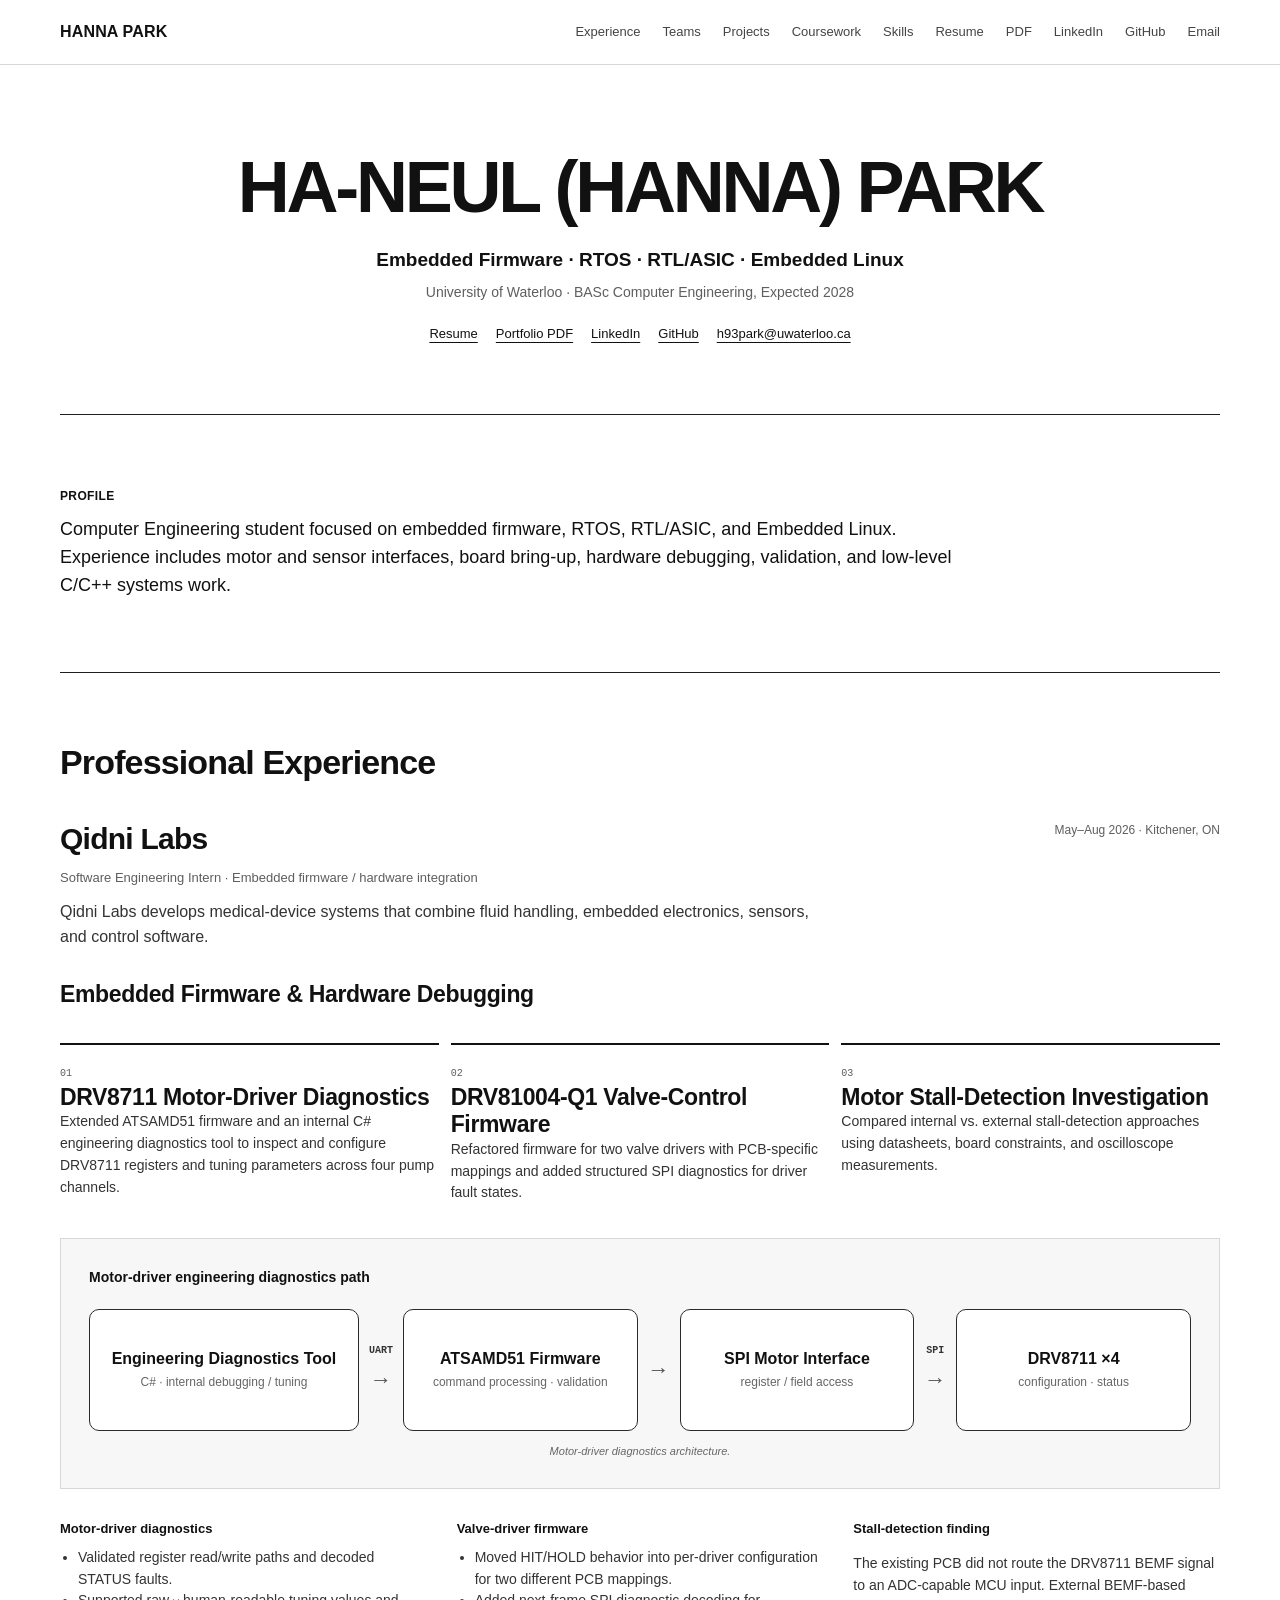
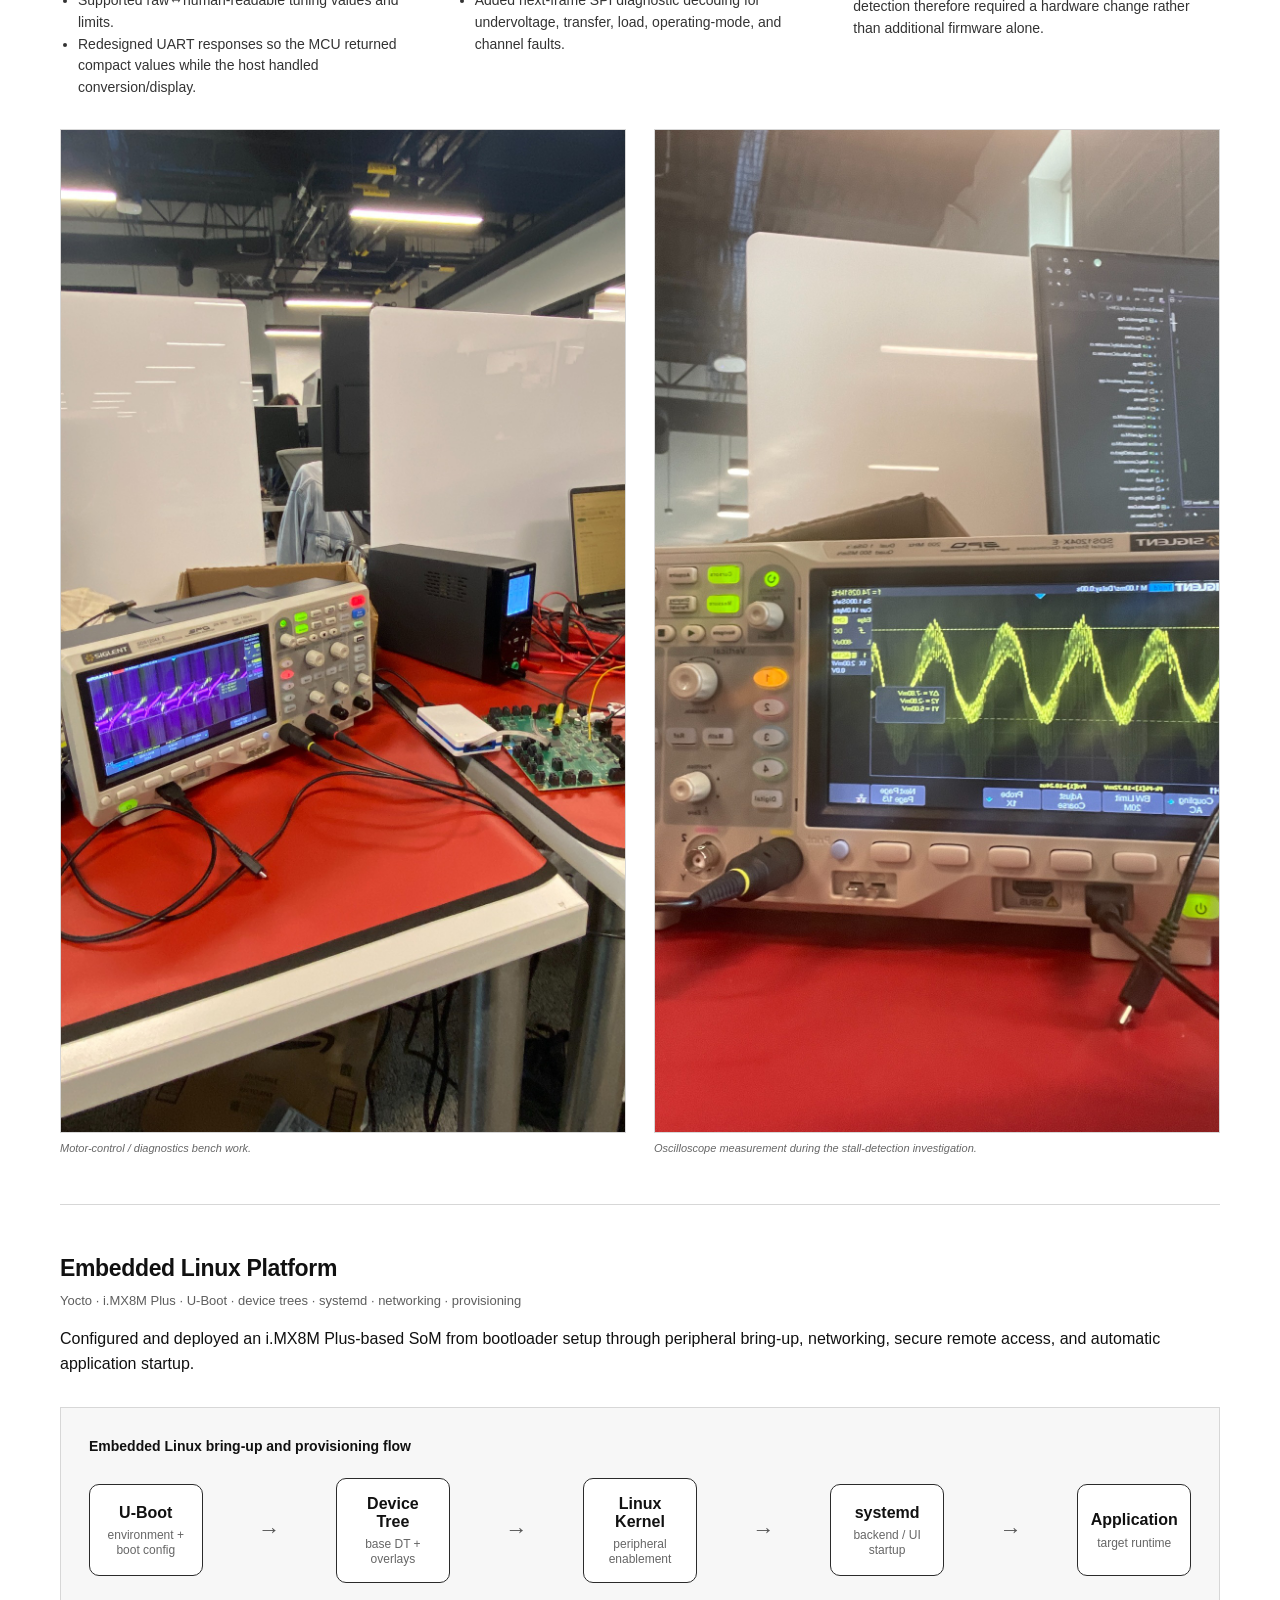
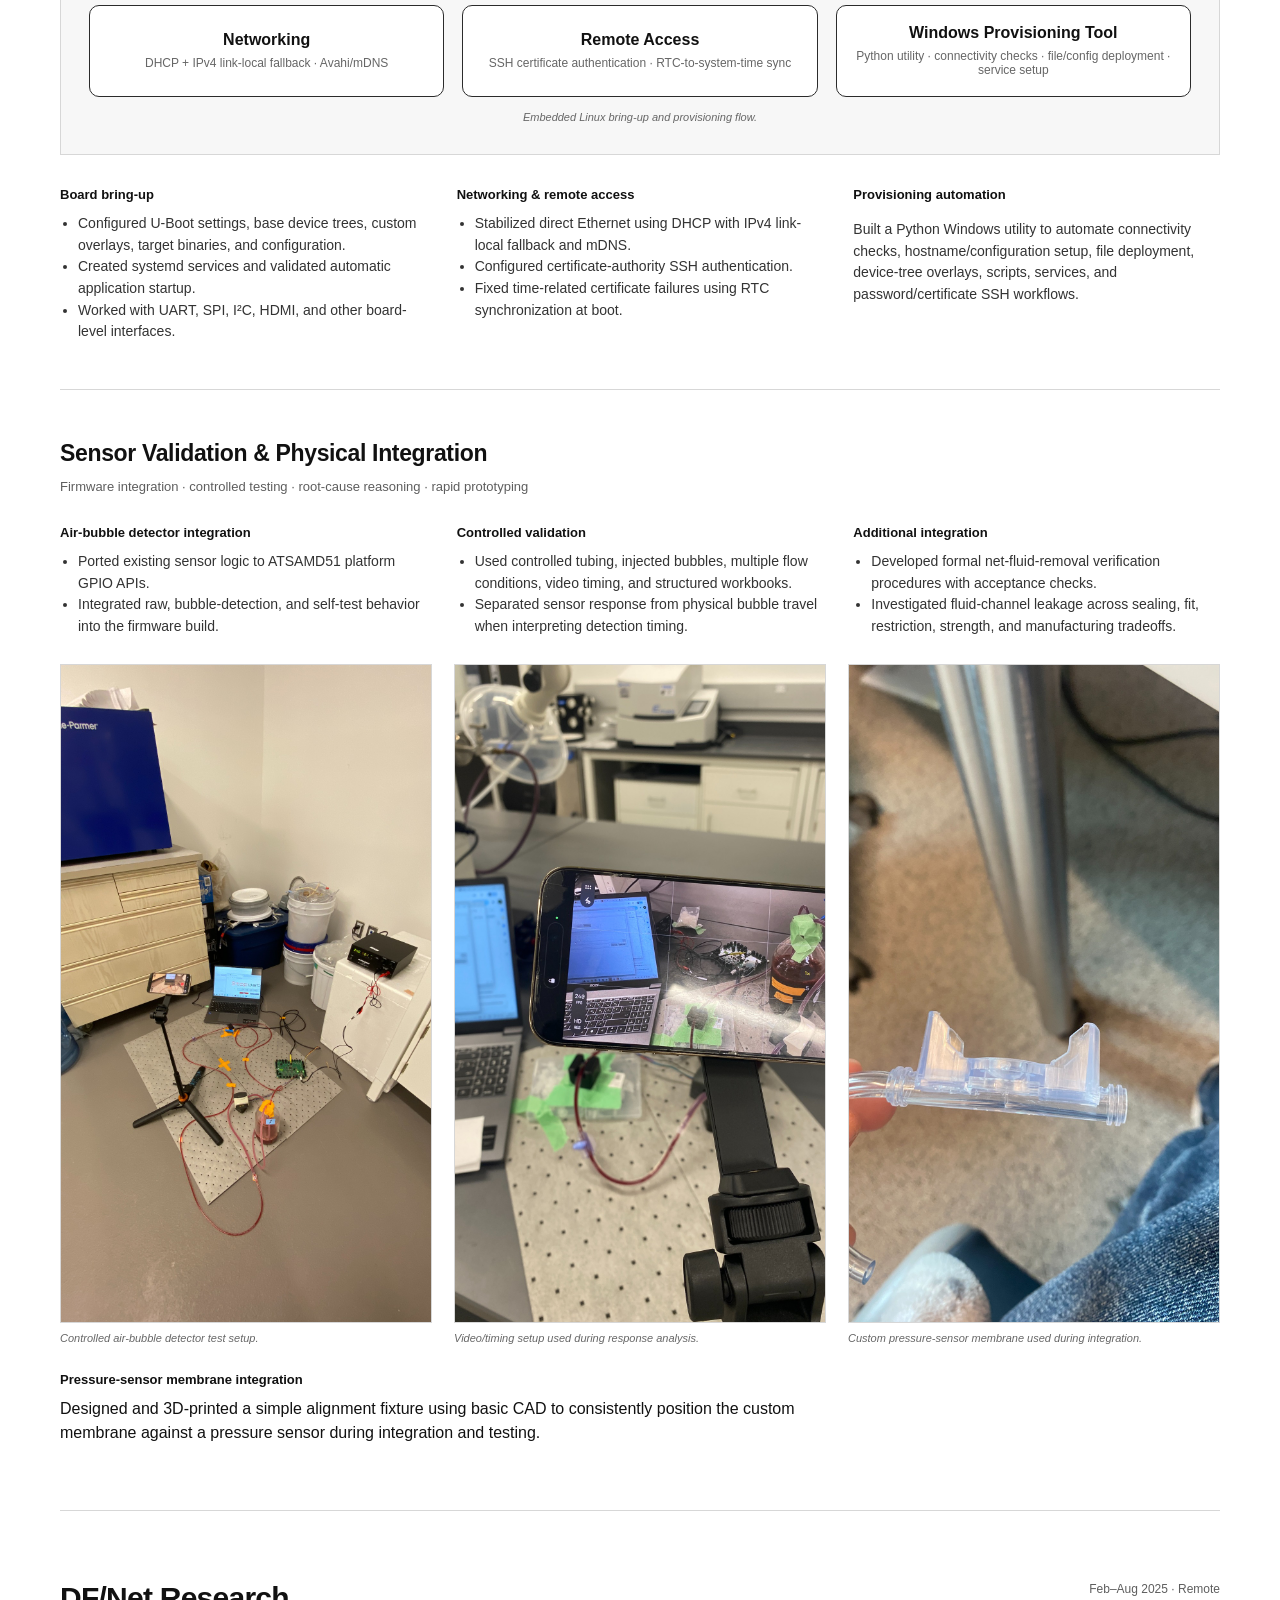
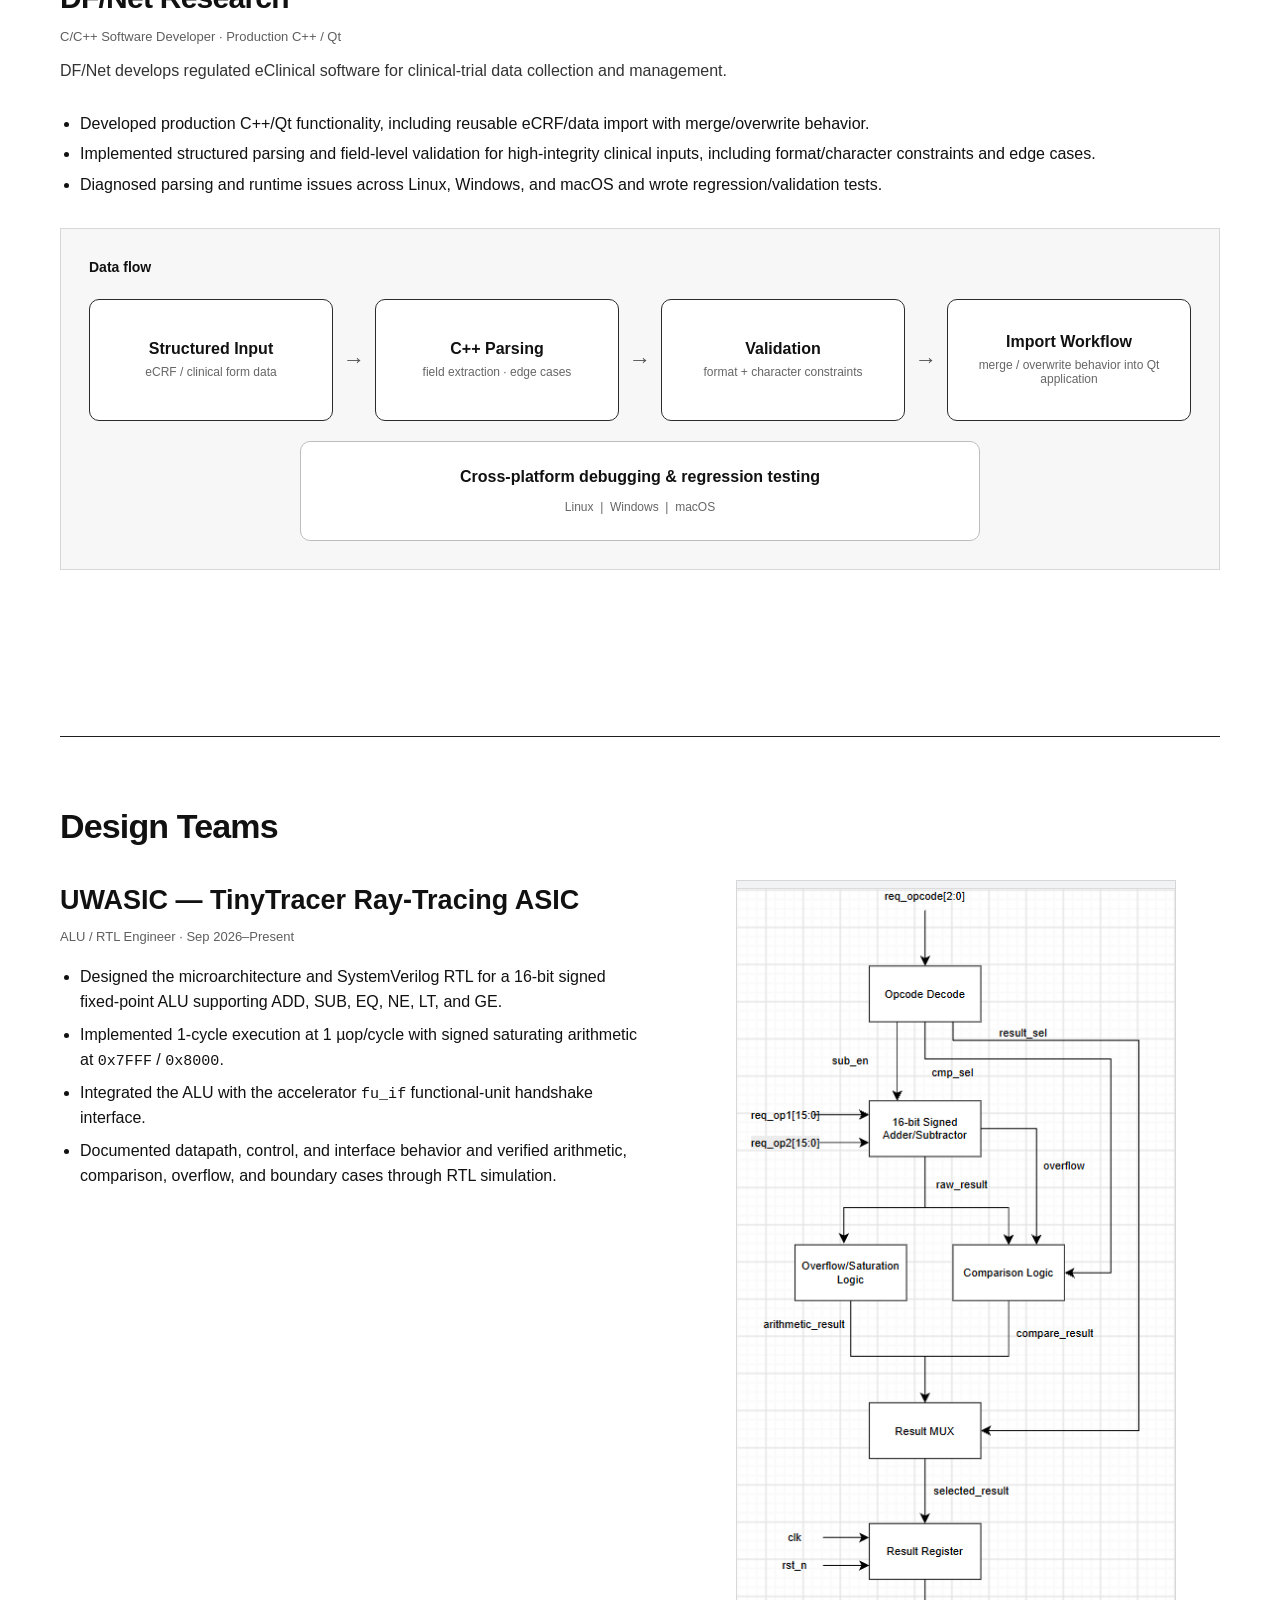
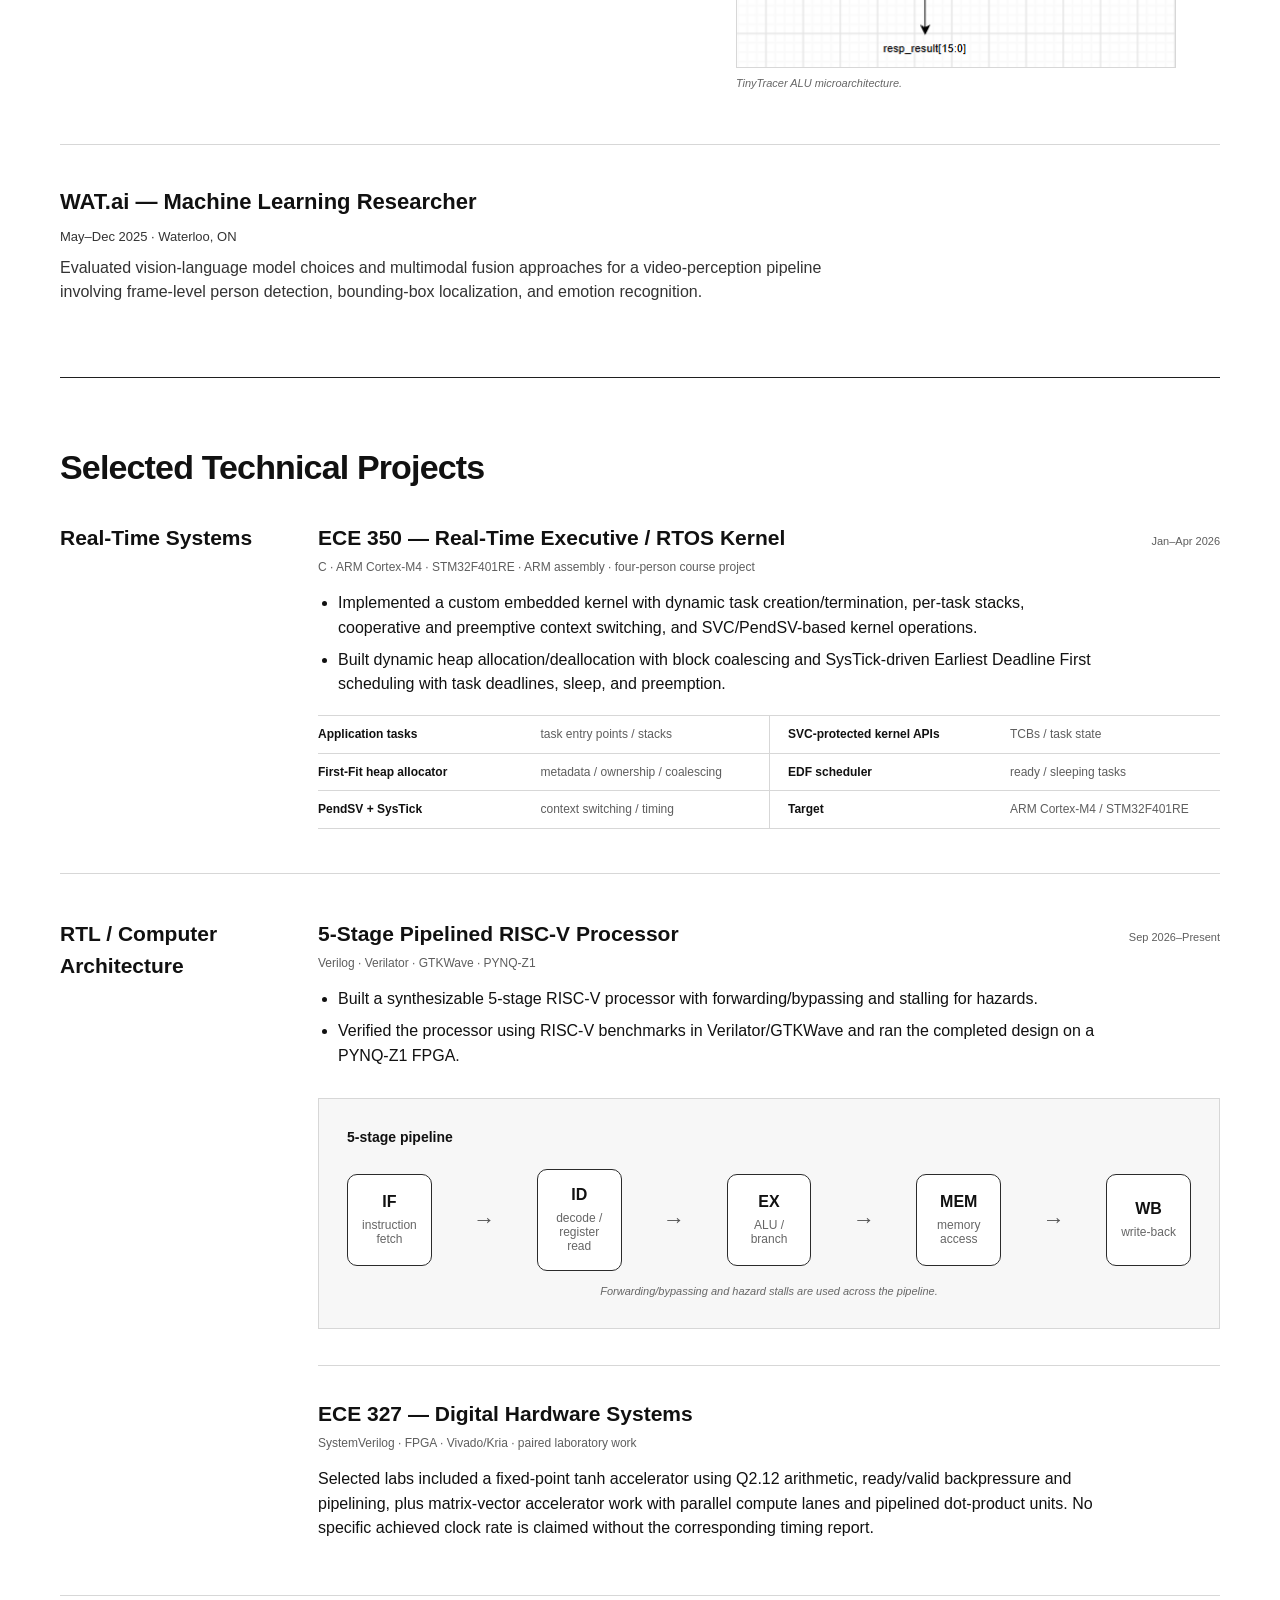
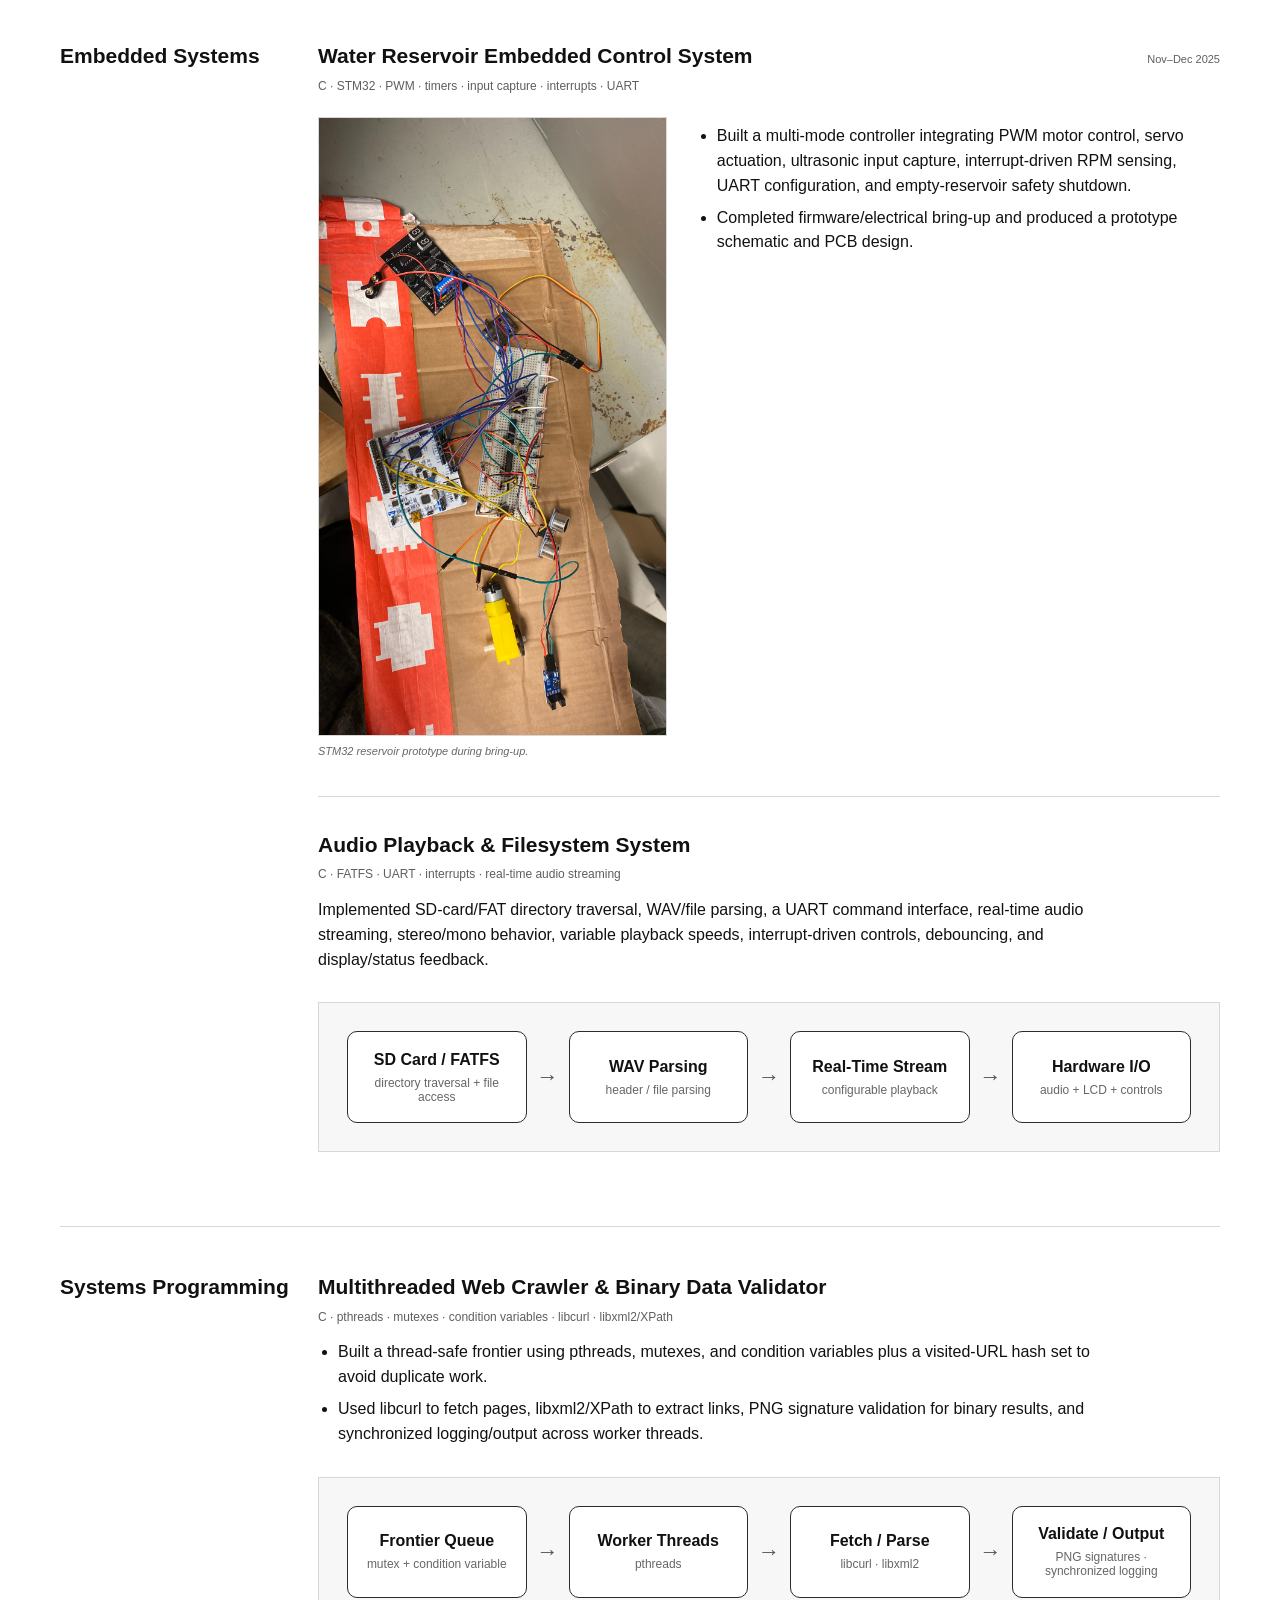
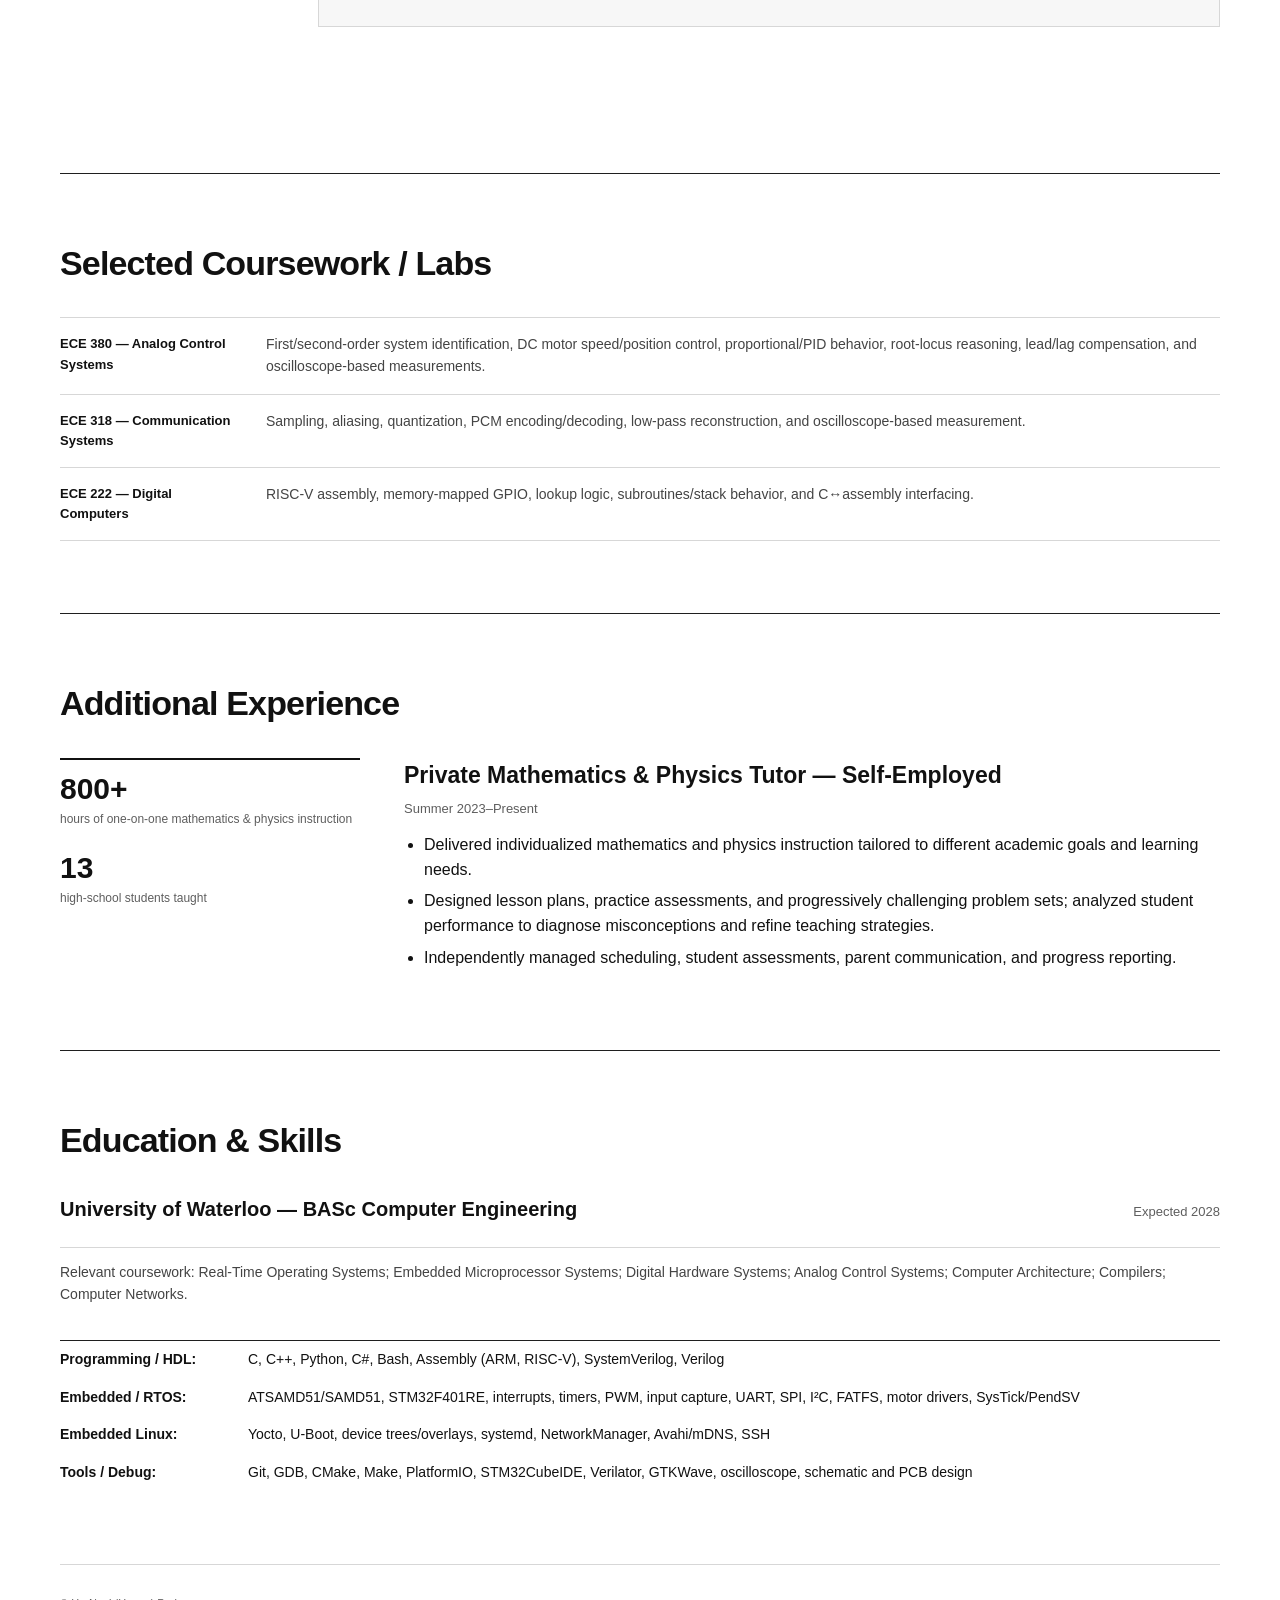
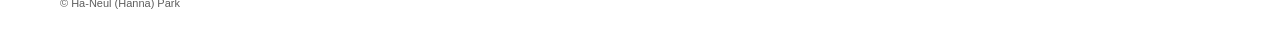
<file: index.html>
<!doctype html>
<html lang="en">
<head>
<meta charset="utf-8">
<meta name="viewport" content="width=device-width, initial-scale=1">
<meta name="description" content="Ha-Neul (Hanna) Park — Computer Engineering portfolio focused on embedded firmware, RTOS, RTL/ASIC, Embedded Linux, and low-level systems.">
<title>Ha-Neul (Hanna) Park — Engineering Portfolio</title>
<style>
:root{
  --bg:#fff;
  --text:#111;
  --muted:#5e5e5e;
  --line:#d7d7d7;
  --line-dark:#1f1f1f;
  --panel:#f7f7f7;
  --max:1160px;
  --sans:Arial,Helvetica,sans-serif;
  --mono:"SFMono-Regular",Consolas,"Liberation Mono",monospace;
}
*{box-sizing:border-box}
html{scroll-behavior:smooth}
body{
  margin:0;
  background:var(--bg);
  color:var(--text);
  font-family:var(--sans);
  line-height:1.55;
  font-size:16px;
}
a{color:inherit}
img{display:block;max-width:100%;height:auto}
code{font-family:var(--mono);font-size:.94em}
.shell{width:min(var(--max),calc(100% - 44px));margin:0 auto}

/* Header */
.site-header{
  position:sticky;top:0;z-index:20;
  background:rgba(255,255,255,.96);
  border-bottom:1px solid var(--line);
}
.header-inner{
  min-height:64px;
  display:flex;
  align-items:center;
  justify-content:space-between;
  gap:24px;
}
.brand{
  text-decoration:none;
  font-weight:800;
  letter-spacing:.01em;
  white-space:nowrap;
}
nav{display:flex;gap:22px;align-items:center;flex-wrap:wrap}
nav a{
  text-decoration:none;
  color:#444;
  font-size:13px;
}
nav a:hover{text-decoration:underline;text-underline-offset:4px}

/* Hero */
.hero{
  padding:86px 0 70px;
  text-align:center;
}
.hero h1{
  margin:0;
  font-size:clamp(44px,6vw,72px);
  line-height:1;
  letter-spacing:-.045em;
  font-weight:850;
}
.positioning{
  margin:22px 0 0;
  font-size:19px;
  font-weight:700;
}
.identity{
  margin:8px 0 0;
  color:var(--muted);
  font-size:14px;
}
.hero-links{
  margin-top:20px;
  display:flex;
  justify-content:center;
  gap:18px;
  flex-wrap:wrap;
}
.hero-links a{
  font-size:13px;
  text-underline-offset:4px;
}

/* Generic sections */
.section{
  padding:72px 0;
  border-top:1px solid var(--line-dark);
}
.section-head{
  margin-bottom:36px;
}
.section-head h2{
  margin:0;
  font-size:34px;
  line-height:1.05;
  letter-spacing:-.025em;
}
.section-intro{
  color:var(--muted);
  max-width:760px;
  margin:10px 0 0;
}

/* Profile */
.profile-single{
  max-width:900px;
}
.profile-single h2{
  font-size:12px;
  letter-spacing:.03em;
  text-transform:uppercase;
  margin:0 0 10px;
  font-weight:800;
}
.profile-single p{
  margin:0;
  font-size:18px;
  line-height:1.55;
  color:var(--text);
}

/* Experience */
.company{
  padding:0 0 64px;
}
.company + .company{
  padding-top:64px;
  border-top:1px solid var(--line);
}
.company-header{
  display:grid;
  grid-template-columns:1fr auto;
  gap:24px;
  align-items:start;
  margin-bottom:28px;
}
.company-header h3{
  margin:0;
  font-size:30px;
  letter-spacing:-.025em;
}
.company-meta{
  margin:5px 0 0;
  color:var(--muted);
  font-size:13px;
}
.company-context{
  max-width:760px;
  margin:12px 0 0;
  color:#333;
}
.company-date{
  font-size:12px;
  color:var(--muted);
  white-space:nowrap;
  margin-top:5px;
}

/* Qidni mini projects */
.mini-projects{
  display:grid;
  grid-template-columns:repeat(3,1fr);
  gap:12px;
  margin:30px 0 34px;
}
.mini-project{
  border-top:2px solid var(--text);
  padding-top:14px;
}
.mini-num{
  font-family:var(--mono);
  font-size:10px;
  color:var(--muted);
}
.mini-project h4{
  margin:7px 0 9px;
  font-size:18px;
  line-height:1.2;
}
.mini-project p{
  margin:0;
  font-size:14px;
  color:#333;
}
.bullets{
  margin:10px 0 0;
  padding-left:20px;
}
.bullets li{margin:6px 0}

/* Diagrams */
.diagram-wrap{
  margin:30px 0;
  padding:28px;
  background:var(--panel);
  border:1px solid var(--line);
}
.diagram-title{
  font-size:14px;
  font-weight:700;
  margin:0 0 20px;
}
.flow{
  display:grid;
  align-items:center;
  gap:10px;
}
.flow.motor{
  grid-template-columns:1.15fr auto 1fr auto 1fr auto 1fr;
}
.flow.linux-top{
  grid-template-columns:repeat(9,minmax(0,1fr));
}
.flow.linux-bottom{
  grid-template-columns:repeat(3,minmax(0,1fr));
  gap:18px;
  margin-top:22px;
}
.flow.dfnet{
  grid-template-columns:1fr auto 1fr auto 1fr auto 1fr;
}
.flow.audio{
  grid-template-columns:1fr auto 1fr auto 1fr auto 1fr;
}
.flow.pipeline{
  grid-template-columns:repeat(9,minmax(0,1fr));
}
.box{
  border:1px solid #2b2b2b;
  border-radius:10px;
  background:#fff;
  min-height:122px;
  padding:16px 12px;
  display:flex;
  flex-direction:column;
  align-items:center;
  justify-content:center;
  text-align:center;
}
.box.compact{min-height:92px}
.box strong{
  font-size:16px;
  line-height:1.12;
}
.box span{
  color:#666;
  font-size:12px;
  line-height:1.18;
  margin-top:7px;
}
.arrow{
  text-align:center;
  color:#555;
  font-size:22px;
  font-weight:700;
}
.protocol{
  display:block;
  font-family:var(--mono);
  font-size:10px;
  color:#333;
  margin-bottom:4px;
}
.linux-top .arrow{grid-column:span 1}
.linux-top .box{grid-column:span 1}
.dfnet-testing{
  margin:20px auto 0;
  width:min(680px,100%);
  min-height:100px;
  border:1px solid #bdbdbd;
  border-radius:10px;
  background:#fff;
  padding:20px 28px;
  display:flex;
  flex-direction:column;
  justify-content:center;
  align-items:center;
  text-align:center;
}
.dfnet-testing strong{font-size:16px}
.dfnet-testing span{
  margin-top:8px;
  color:#666;
  font-size:12px;
}
.caption{
  margin:12px 0 0;
  color:#666;
  font-style:italic;
  font-size:11px;
  text-align:center;
}

/* Image evidence */
.evidence-two{
  display:grid;
  grid-template-columns:1fr 1fr;
  gap:28px;
  margin-top:30px;
}
.evidence-three{
  display:grid;
  grid-template-columns:1fr 1fr 1fr;
  gap:22px;
  margin-top:26px;
}
figure{margin:0}
figure img{
  width:100%;
  height:auto;
  border:1px solid var(--line);
}
figcaption{
  color:#666;
  font-size:11px;
  font-style:italic;
  margin-top:7px;
}

/* Qidni subsections */
.subsection{
  padding-top:46px;
  margin-top:46px;
  border-top:1px solid var(--line);
}
.subsection h4{
  margin:0;
  font-size:23px;
  letter-spacing:-.015em;
}
.subsection-meta{
  margin:5px 0 0;
  color:var(--muted);
  font-size:13px;
}
.three-col-copy{
  display:grid;
  grid-template-columns:repeat(3,1fr);
  gap:30px;
  margin-top:26px;
}
.three-col-copy h5{
  margin:0 0 8px;
  font-size:13px;
}
.three-col-copy p,.three-col-copy li{
  font-size:14px;
  color:#333;
}
.three-col-copy ul{margin:0;padding-left:18px}

/* Technical teams */
.team-grid{
  display:grid;
  grid-template-columns:1.05fr .95fr;
  gap:48px;
  align-items:start;
}
.team-copy h3{
  margin:0;
  font-size:27px;
}
.team-copy .role{
  margin:5px 0 18px;
  color:var(--muted);
  font-size:13px;
}
.team-copy ul{
  margin:0;
  padding-left:20px;
}
.team-copy li{margin:8px 0}
.microarch{
  width:min(440px,100%);
  margin:0 auto;
}
.microarch img{
  border:1px solid var(--line);
  background:#fff;
}
.watai{
  margin-top:52px;
  padding-top:40px;
  border-top:1px solid var(--line);
}
.watai h3{
  margin:0 0 4px;
  font-size:22px;
}
.watai p{
  margin:8px 0 0;
  max-width:820px;
  color:#333;
}

/* Projects grouped by domain */
.domain{
  padding:44px 0;
  border-top:1px solid var(--line);
}
.domain:first-of-type{
  border-top:0;
  padding-top:0;
}
.domain-title{
  display:grid;
  grid-template-columns:230px 1fr;
  gap:28px;
  align-items:start;
}
.domain-title h3{
  margin:0;
  font-size:21px;
}
.domain-content{min-width:0}
.project-block + .project-block{
  margin-top:36px;
  padding-top:32px;
  border-top:1px solid var(--line);
}
.project-head{
  display:flex;
  justify-content:space-between;
  gap:20px;
  align-items:baseline;
}
.project-head h4{
  margin:0;
  font-size:21px;
}
.project-date{
  font-size:11px;
  color:var(--muted);
  white-space:nowrap;
}
.project-tech{
  color:var(--muted);
  font-size:12px;
  margin:4px 0 14px;
}
.project-copy{
  max-width:780px;
}
.project-copy p{
  margin:0 0 10px;
}
.project-copy ul{
  margin:0;
  padding-left:20px;
}
.project-copy li{margin:7px 0}
.kernel-grid{
  display:grid;
  grid-template-columns:1fr 1fr;
  border-top:1px solid var(--line);
  margin-top:18px;
}
.kernel-grid div{
  display:grid;
  grid-template-columns:1fr 1fr;
  gap:12px;
  padding:9px 0;
  border-bottom:1px solid var(--line);
}
.kernel-grid div:nth-child(odd){padding-right:18px}
.kernel-grid div:nth-child(even){padding-left:18px;border-left:1px solid var(--line)}
.kernel-grid strong{font-size:12px}
.kernel-grid span{font-size:12px;color:var(--muted)}
.project-image-row{
  display:grid;
  grid-template-columns:.8fr 1.2fr;
  gap:30px;
  align-items:start;
  margin-top:22px;
}
.project-image-row img{width:100%;height:auto;border:1px solid var(--line)}

/* Coursework */
.course-list{border-top:1px solid var(--line)}
.course-row{
  display:grid;
  grid-template-columns:180px 1fr;
  gap:26px;
  padding:16px 0;
  border-bottom:1px solid var(--line);
}
.course-row strong{font-size:13px}
.course-row span{color:#444;font-size:14px}

/* Tutoring */
.tutor-grid{
  display:grid;
  grid-template-columns:300px 1fr;
  gap:44px;
}
.tutor-stat{
  border-top:2px solid var(--text);
  padding-top:14px;
}
.tutor-stat strong{
  display:block;
  font-size:30px;
  line-height:1;
}
.tutor-stat span{
  display:block;
  color:var(--muted);
  font-size:12px;
  margin-top:6px;
}
.tutor-copy h3{margin:0;font-size:23px}
.tutor-copy .role{color:var(--muted);font-size:13px;margin:5px 0 14px}
.tutor-copy ul{margin:0;padding-left:20px}
.tutor-copy li{margin:7px 0}

/* Education + skills */
.education-line{
  display:grid;
  grid-template-columns:1fr auto;
  gap:20px;
  align-items:baseline;
  padding-bottom:22px;
  border-bottom:1px solid var(--line);
}
.education-line strong{font-size:20px}
.education-line span{color:var(--muted);font-size:13px}
.coursework{
  margin:14px 0 34px;
  color:#444;
  font-size:14px;
}
.skills{
  border-top:1px solid var(--line-dark);
}
.skill-row{
  display:grid;
  grid-template-columns:170px 1fr;
  gap:18px;
  padding:8px 0;
}
.skill-row strong{font-size:14px}
.skill-row span{font-size:14px}

/* Footer */
footer{
  padding:30px 0 44px;
  border-top:1px solid var(--line);
  color:var(--muted);
  font-size:11px;
  display:flex;
  justify-content:space-between;
  gap:20px;
}
.confidential{
  max-width:700px;
}

/* Responsive */
@media(max-width:900px){
  nav{display:none}
  .team-grid{grid-template-columns:1fr;gap:30px}
  .company-header{grid-template-columns:1fr}
  .company-date{white-space:normal}
  .mini-projects{grid-template-columns:1fr}
  .three-col-copy{grid-template-columns:1fr}
  .domain-title{grid-template-columns:1fr;gap:16px}
  .tutor-grid{grid-template-columns:1fr}
  .flow.motor,.flow.dfnet,.flow.audio{
    grid-template-columns:1fr;
  }
  .flow.motor .arrow,.flow.dfnet .arrow,.flow.audio .arrow{
    transform:rotate(90deg);
  }
  .flow.linux-top{grid-template-columns:1fr}
  .flow.linux-top .arrow{transform:rotate(90deg)}
  .flow.linux-bottom{grid-template-columns:1fr}
  .flow.pipeline{grid-template-columns:1fr}
  .flow.pipeline .arrow{transform:rotate(90deg)}
  .evidence-two,.evidence-three{grid-template-columns:1fr}
  .project-image-row{grid-template-columns:1fr}
}
@media(max-width:620px){
  .shell{width:min(var(--max),calc(100% - 24px))}
  .header-inner{min-height:56px}
  .hero{padding:58px 0 48px}
  .hero h1{font-size:43px}
  .positioning{font-size:16px}
  .profile-copy p{font-size:17px}
  .section{padding:56px 0}
  .section-head h2{font-size:29px}
  .company-header h3{font-size:26px}
  .kernel-grid{grid-template-columns:1fr}
  .kernel-grid div:nth-child(odd),
  .kernel-grid div:nth-child(even){
    padding:9px 0;border-left:0
  }
  .course-row,.skill-row,.education-line{
    grid-template-columns:1fr;
    gap:4px;
  }
  footer{flex-direction:column}
}
</style>
</head>

<body>
<header class="site-header">
  <div class="shell header-inner">
    <a class="brand" href="#top">HANNA PARK</a>
    <nav aria-label="Primary">
      <a href="#experience">Experience</a>
      <a href="#teams">Teams</a>
      <a href="#projects">Projects</a>
      <a href="#coursework">Coursework</a>
      <a href="#skills">Skills</a>
      <a href="Ha-Neul_Park_Resume.pdf">Resume</a>
      <a href="Ha-Neul_Park_Engineering_Portfolio.pdf">PDF</a>
      <a href="https://www.linkedin.com/in/haneulhanna-park">LinkedIn</a>
      <a href="https://github.com/haneulhanna">GitHub</a>
      <a href="mailto:h93park@uwaterloo.ca">Email</a>
    </nav>
  </div>
</header>

<main id="top">
  <section class="hero shell">
    <h1>HA-NEUL (HANNA) PARK</h1>
    <p class="positioning">Embedded Firmware · RTOS · RTL/ASIC · Embedded Linux</p>
    <p class="identity">University of Waterloo · BASc Computer Engineering, Expected 2028</p>
    <div class="hero-links">
      <a href="Ha-Neul_Park_Resume.pdf">Resume</a>
      <a href="Ha-Neul_Park_Engineering_Portfolio.pdf">Portfolio PDF</a>
      <a href="https://www.linkedin.com/in/haneulhanna-park">LinkedIn</a>
      <a href="https://github.com/haneulhanna">GitHub</a>
      <a href="mailto:h93park@uwaterloo.ca">h93park@uwaterloo.ca</a>
    </div>
  </section>

  <section class="section shell">
    <div class="profile-single">
      <h2>Profile</h2>
      <p>
        Computer Engineering student focused on embedded firmware, RTOS, RTL/ASIC, and Embedded Linux.
        Experience includes motor and sensor interfaces, board bring-up, hardware debugging, validation,
        and low-level C/C++ systems work.
      </p>
    </div>
  </section>

  <section class="section shell" id="experience">
    <div class="section-head">
      <h2>Professional Experience</h2>
    </div>

    <article class="company">
      <div class="company-header">
        <div>
          <h3>Qidni Labs</h3>
          <p class="company-meta">Software Engineering Intern · Embedded firmware / hardware integration</p>
          <p class="company-context">
            Qidni Labs develops medical-device systems that combine fluid handling, embedded electronics,
            sensors, and control software.
          </p>
        </div>
        <div class="company-date">May–Aug 2026 · Kitchener, ON</div>
      </div>

      <div class="subsection" style="margin-top:0;padding-top:0;border-top:0">
        <h4>Embedded Firmware & Hardware Debugging</h4>

        <div class="mini-projects">
          <div class="mini-project">
            <span class="mini-num">01</span>
            <h4>DRV8711 Motor-Driver Diagnostics</h4>
            <p>
              Extended ATSAMD51 firmware and an internal C# engineering diagnostics tool to inspect and
              configure DRV8711 registers and tuning parameters across four pump channels.
            </p>
          </div>
          <div class="mini-project">
            <span class="mini-num">02</span>
            <h4>DRV81004-Q1 Valve-Control Firmware</h4>
            <p>
              Refactored firmware for two valve drivers with PCB-specific mappings and added structured
              SPI diagnostics for driver fault states.
            </p>
          </div>
          <div class="mini-project">
            <span class="mini-num">03</span>
            <h4>Motor Stall-Detection Investigation</h4>
            <p>
              Compared internal vs. external stall-detection approaches using datasheets, board constraints,
              and oscilloscope measurements.
            </p>
          </div>
        </div>

        <div class="diagram-wrap">
          <p class="diagram-title">Motor-driver engineering diagnostics path</p>
          <div class="flow motor">
            <div class="box">
              <strong>Engineering Diagnostics Tool</strong>
              <span>C# · internal debugging / tuning</span>
            </div>
            <div class="arrow"><span class="protocol">UART</span>→</div>
            <div class="box">
              <strong>ATSAMD51 Firmware</strong>
              <span>command processing · validation</span>
            </div>
            <div class="arrow">→</div>
            <div class="box">
              <strong>SPI Motor Interface</strong>
              <span>register / field access</span>
            </div>
            <div class="arrow"><span class="protocol">SPI</span>→</div>
            <div class="box">
              <strong>DRV8711 ×4</strong>
              <span>configuration · status</span>
            </div>
          </div>
          <p class="caption">Motor-driver diagnostics architecture.</p>
        </div>

        <div class="three-col-copy">
          <div>
            <h5>Motor-driver diagnostics</h5>
            <ul>
              <li>Validated register read/write paths and decoded STATUS faults.</li>
              <li>Supported raw↔human-readable tuning values and limits.</li>
              <li>Redesigned UART responses so the MCU returned compact values while the host handled conversion/display.</li>
            </ul>
          </div>
          <div>
            <h5>Valve-driver firmware</h5>
            <ul>
              <li>Moved HIT/HOLD behavior into per-driver configuration for two different PCB mappings.</li>
              <li>Added next-frame SPI diagnostic decoding for undervoltage, transfer, load, operating-mode, and channel faults.</li>
            </ul>
          </div>
          <div>
            <h5>Stall-detection finding</h5>
            <p>
              The existing PCB did not route the DRV8711 BEMF signal to an ADC-capable MCU input.
              External BEMF-based detection therefore required a hardware change rather than additional firmware alone.
            </p>
          </div>
        </div>

        <div class="evidence-two">
          <figure>
            <img src="assets/qidni_motor_bench.jpg" loading="lazy" alt="Qidni motor-control diagnostics bench with oscilloscope">
            <figcaption>Motor-control / diagnostics bench work.</figcaption>
          </figure>
          <figure>
            <img src="assets/qidni_stall_scope.jpg" loading="lazy" alt="Oscilloscope measurement during DRV8711 stall investigation">
            <figcaption>Oscilloscope measurement during the stall-detection investigation.</figcaption>
          </figure>
        </div>
      </div>

      <div class="subsection">
        <h4>Embedded Linux Platform</h4>
        <p class="subsection-meta">Yocto · i.MX8M Plus · U-Boot · device trees · systemd · networking · provisioning</p>

        <p>
          Configured and deployed an i.MX8M Plus-based SoM from bootloader setup through peripheral bring-up,
          networking, secure remote access, and automatic application startup.
        </p>

        <div class="diagram-wrap">
          <p class="diagram-title">Embedded Linux bring-up and provisioning flow</p>
          <div class="flow linux-top">
            <div class="box compact"><strong>U-Boot</strong><span>environment + boot config</span></div>
            <div class="arrow">→</div>
            <div class="box compact"><strong>Device Tree</strong><span>base DT + overlays</span></div>
            <div class="arrow">→</div>
            <div class="box compact"><strong>Linux Kernel</strong><span>peripheral enablement</span></div>
            <div class="arrow">→</div>
            <div class="box compact"><strong>systemd</strong><span>backend / UI startup</span></div>
            <div class="arrow">→</div>
            <div class="box compact"><strong>Application</strong><span>target runtime</span></div>
          </div>
          <div class="flow linux-bottom">
            <div class="box compact"><strong>Networking</strong><span>DHCP + IPv4 link-local fallback · Avahi/mDNS</span></div>
            <div class="box compact"><strong>Remote Access</strong><span>SSH certificate authentication · RTC-to-system-time sync</span></div>
            <div class="box compact"><strong>Windows Provisioning Tool</strong><span>Python utility · connectivity checks · file/config deployment · service setup</span></div>
          </div>
          <p class="caption">Embedded Linux bring-up and provisioning flow.</p>
        </div>

        <div class="three-col-copy">
          <div>
            <h5>Board bring-up</h5>
            <ul>
              <li>Configured U-Boot settings, base device trees, custom overlays, target binaries, and configuration.</li>
              <li>Created systemd services and validated automatic application startup.</li>
              <li>Worked with UART, SPI, I²C, HDMI, and other board-level interfaces.</li>
            </ul>
          </div>
          <div>
            <h5>Networking & remote access</h5>
            <ul>
              <li>Stabilized direct Ethernet using DHCP with IPv4 link-local fallback and mDNS.</li>
              <li>Configured certificate-authority SSH authentication.</li>
              <li>Fixed time-related certificate failures using RTC synchronization at boot.</li>
            </ul>
          </div>
          <div>
            <h5>Provisioning automation</h5>
            <p>
              Built a Python Windows utility to automate connectivity checks, hostname/configuration setup,
              file deployment, device-tree overlays, scripts, services, and password/certificate SSH workflows.
            </p>
          </div>
        </div>
      </div>

      <div class="subsection">
        <h4>Sensor Validation & Physical Integration</h4>
        <p class="subsection-meta">Firmware integration · controlled testing · root-cause reasoning · rapid prototyping</p>

        <div class="three-col-copy">
          <div>
            <h5>Air-bubble detector integration</h5>
            <ul>
              <li>Ported existing sensor logic to ATSAMD51 platform GPIO APIs.</li>
              <li>Integrated raw, bubble-detection, and self-test behavior into the firmware build.</li>
            </ul>
          </div>
          <div>
            <h5>Controlled validation</h5>
            <ul>
              <li>Used controlled tubing, injected bubbles, multiple flow conditions, video timing, and structured workbooks.</li>
              <li>Separated sensor response from physical bubble travel when interpreting detection timing.</li>
            </ul>
          </div>
          <div>
            <h5>Additional integration</h5>
            <ul>
              <li>Developed formal net-fluid-removal verification procedures with acceptance checks.</li>
              <li>Investigated fluid-channel leakage across sealing, fit, restriction, strength, and manufacturing tradeoffs.</li>
            </ul>
          </div>
        </div>

        <div class="evidence-three">
          <figure>
            <img src="assets/abd_setup.jpg" loading="lazy" alt="Controlled air-bubble detector validation setup">
            <figcaption>Controlled air-bubble detector test setup.</figcaption>
          </figure>
          <figure>
            <img src="assets/abd_timing.jpg" loading="lazy" alt="Video timing setup for air-bubble detector response analysis">
            <figcaption>Video/timing setup used during response analysis.</figcaption>
          </figure>
          <figure>
            <img src="assets/pressure_membrane.jpg" loading="lazy" alt="Custom pressure-sensor membrane">
            <figcaption>Custom pressure-sensor membrane used during integration.</figcaption>
          </figure>
        </div>

        <div style="margin-top:22px;max-width:760px">
          <h5 style="margin:0 0 7px;font-size:13px">Pressure-sensor membrane integration</h5>
          <p style="margin:0">
            Designed and 3D-printed a simple alignment fixture using basic CAD to consistently position
            the custom membrane against a pressure sensor during integration and testing.
          </p>
        </div>
      </div>
    </article>

    <article class="company">
      <div class="company-header">
        <div>
          <h3>DF/Net Research</h3>
          <p class="company-meta">C/C++ Software Developer · Production C++ / Qt</p>
          <p class="company-context">
            DF/Net develops regulated eClinical software for clinical-trial data collection and management.
          </p>
        </div>
        <div class="company-date">Feb–Aug 2025 · Remote</div>
      </div>

      <ul class="bullets">
        <li>Developed production C++/Qt functionality, including reusable eCRF/data import with merge/overwrite behavior.</li>
        <li>Implemented structured parsing and field-level validation for high-integrity clinical inputs, including format/character constraints and edge cases.</li>
        <li>Diagnosed parsing and runtime issues across Linux, Windows, and macOS and wrote regression/validation tests.</li>
      </ul>

      <div class="diagram-wrap">
        <p class="diagram-title">Data flow</p>
        <div class="flow dfnet">
          <div class="box"><strong>Structured Input</strong><span>eCRF / clinical form data</span></div>
          <div class="arrow">→</div>
          <div class="box"><strong>C++ Parsing</strong><span>field extraction · edge cases</span></div>
          <div class="arrow">→</div>
          <div class="box"><strong>Validation</strong><span>format + character constraints</span></div>
          <div class="arrow">→</div>
          <div class="box"><strong>Import Workflow</strong><span>merge / overwrite behavior into Qt application</span></div>
        </div>
        <div class="dfnet-testing">
          <strong>Cross-platform debugging & regression testing</strong>
          <span>Linux &nbsp;|&nbsp; Windows &nbsp;|&nbsp; macOS</span>
        </div>
      </div>
    </article>
  </section>

  <section class="section shell" id="teams">
    <div class="section-head">
      <h2>Design Teams</h2>
    </div>

    <div class="team-grid">
      <div class="team-copy">
        <h3>UWASIC — TinyTracer Ray-Tracing ASIC</h3>
        <p class="role">ALU / RTL Engineer · Sep 2026–Present</p>
        <ul>
          <li>Designed the microarchitecture and SystemVerilog RTL for a 16-bit signed fixed-point ALU supporting ADD, SUB, EQ, NE, LT, and GE.</li>
          <li>Implemented 1-cycle execution at 1 µop/cycle with signed saturating arithmetic at <code>0x7FFF</code> / <code>0x8000</code>.</li>
          <li>Integrated the ALU with the accelerator <code>fu_if</code> functional-unit handshake interface.</li>
          <li>Documented datapath, control, and interface behavior and verified arithmetic, comparison, overflow, and boundary cases through RTL simulation.</li>
        </ul>
      </div>
      <figure class="microarch">
        <img src="assets/tinytracer_alu_microarchitecture.png" loading="lazy" alt="TinyTracer 16-bit fixed-point ALU microarchitecture">
        <figcaption>TinyTracer ALU microarchitecture.</figcaption>
      </figure>
    </div>

    <div class="watai">
      <h3>WAT.ai — Machine Learning Researcher</h3>
      <p class="company-meta">May–Dec 2025 · Waterloo, ON</p>
      <p>
        Evaluated vision-language model choices and multimodal fusion approaches for a video-perception
        pipeline involving frame-level person detection, bounding-box localization, and emotion recognition.
      </p>
    </div>
  </section>

  <section class="section shell" id="projects">
    <div class="section-head">
      <h2>Selected Technical Projects</h2>
    </div>

    <section class="domain">
      <div class="domain-title">
        <h3>Real-Time Systems</h3>
        <div class="domain-content">
          <article class="project-block">
            <div class="project-head">
              <h4>ECE 350 — Real-Time Executive / RTOS Kernel</h4>
              <span class="project-date">Jan–Apr 2026</span>
            </div>
            <p class="project-tech">C · ARM Cortex-M4 · STM32F401RE · ARM assembly · four-person course project</p>
            <div class="project-copy">
              <ul>
                <li>Implemented a custom embedded kernel with dynamic task creation/termination, per-task stacks, cooperative and preemptive context switching, and SVC/PendSV-based kernel operations.</li>
                <li>Built dynamic heap allocation/deallocation with block coalescing and SysTick-driven Earliest Deadline First scheduling with task deadlines, sleep, and preemption.</li>
              </ul>
            </div>
            <div class="kernel-grid">
              <div><strong>Application tasks</strong><span>task entry points / stacks</span></div>
              <div><strong>SVC-protected kernel APIs</strong><span>TCBs / task state</span></div>
              <div><strong>First-Fit heap allocator</strong><span>metadata / ownership / coalescing</span></div>
              <div><strong>EDF scheduler</strong><span>ready / sleeping tasks</span></div>
              <div><strong>PendSV + SysTick</strong><span>context switching / timing</span></div>
              <div><strong>Target</strong><span>ARM Cortex-M4 / STM32F401RE</span></div>
            </div>
          </article>
        </div>
      </div>
    </section>

    <section class="domain">
      <div class="domain-title">
        <h3>RTL / Computer Architecture</h3>
        <div class="domain-content">
          <article class="project-block">
            <div class="project-head">
              <h4>5-Stage Pipelined RISC-V Processor</h4>
              <span class="project-date">Sep 2026–Present</span>
            </div>
            <p class="project-tech">Verilog · Verilator · GTKWave · PYNQ-Z1</p>
            <div class="project-copy">
              <ul>
                <li>Built a synthesizable 5-stage RISC-V processor with forwarding/bypassing and stalling for hazards.</li>
                <li>Verified the processor using RISC-V benchmarks in Verilator/GTKWave and ran the completed design on a PYNQ-Z1 FPGA.</li>
              </ul>
            </div>
            <div class="diagram-wrap">
              <p class="diagram-title">5-stage pipeline</p>
              <div class="flow pipeline">
                <div class="box compact"><strong>IF</strong><span>instruction fetch</span></div>
                <div class="arrow">→</div>
                <div class="box compact"><strong>ID</strong><span>decode / register read</span></div>
                <div class="arrow">→</div>
                <div class="box compact"><strong>EX</strong><span>ALU / branch</span></div>
                <div class="arrow">→</div>
                <div class="box compact"><strong>MEM</strong><span>memory access</span></div>
                <div class="arrow">→</div>
                <div class="box compact"><strong>WB</strong><span>write-back</span></div>
              </div>
              <p class="caption">Forwarding/bypassing and hazard stalls are used across the pipeline.</p>
            </div>
          </article>

          <article class="project-block">
            <div class="project-head"><h4>ECE 327 — Digital Hardware Systems</h4></div>
            <p class="project-tech">SystemVerilog · FPGA · Vivado/Kria · paired laboratory work</p>
            <div class="project-copy">
              <p>
                Selected labs included a fixed-point tanh accelerator using Q2.12 arithmetic,
                ready/valid backpressure and pipelining, plus matrix-vector accelerator work with
                parallel compute lanes and pipelined dot-product units. No specific achieved clock
                rate is claimed without the corresponding timing report.
              </p>
            </div>
          </article>
        </div>
      </div>
    </section>

    <section class="domain">
      <div class="domain-title">
        <h3>Embedded Systems</h3>
        <div class="domain-content">
          <article class="project-block">
            <div class="project-head">
              <h4>Water Reservoir Embedded Control System</h4>
              <span class="project-date">Nov–Dec 2025</span>
            </div>
            <p class="project-tech">C · STM32 · PWM · timers · input capture · interrupts · UART</p>
            <div class="project-image-row">
              <figure>
                <img src="assets/reservoir.jpg" loading="lazy" alt="STM32 water reservoir embedded control prototype">
                <figcaption>STM32 reservoir prototype during bring-up.</figcaption>
              </figure>
              <div class="project-copy">
                <ul>
                  <li>Built a multi-mode controller integrating PWM motor control, servo actuation, ultrasonic input capture, interrupt-driven RPM sensing, UART configuration, and empty-reservoir safety shutdown.</li>
                  <li>Completed firmware/electrical bring-up and produced a prototype schematic and PCB design.</li>
                </ul>
              </div>
            </div>
          </article>

          <article class="project-block">
            <div class="project-head"><h4>Audio Playback & Filesystem System</h4></div>
            <p class="project-tech">C · FATFS · UART · interrupts · real-time audio streaming</p>
            <div class="project-copy">
              <p>
                Implemented SD-card/FAT directory traversal, WAV/file parsing, a UART command interface,
                real-time audio streaming, stereo/mono behavior, variable playback speeds, interrupt-driven controls,
                debouncing, and display/status feedback.
              </p>
            </div>
            <div class="diagram-wrap">
              <div class="flow audio">
                <div class="box compact"><strong>SD Card / FATFS</strong><span>directory traversal + file access</span></div>
                <div class="arrow">→</div>
                <div class="box compact"><strong>WAV Parsing</strong><span>header / file parsing</span></div>
                <div class="arrow">→</div>
                <div class="box compact"><strong>Real-Time Stream</strong><span>configurable playback</span></div>
                <div class="arrow">→</div>
                <div class="box compact"><strong>Hardware I/O</strong><span>audio + LCD + controls</span></div>
              </div>
            </div>
          </article>
        </div>
      </div>
    </section>

    <section class="domain">
      <div class="domain-title">
        <h3>Systems Programming</h3>
        <div class="domain-content">
          <article class="project-block">
            <div class="project-head"><h4>Multithreaded Web Crawler & Binary Data Validator</h4></div>
            <p class="project-tech">C · pthreads · mutexes · condition variables · libcurl · libxml2/XPath</p>
            <div class="project-copy">
              <ul>
                <li>Built a thread-safe frontier using pthreads, mutexes, and condition variables plus a visited-URL hash set to avoid duplicate work.</li>
                <li>Used libcurl to fetch pages, libxml2/XPath to extract links, PNG signature validation for binary results, and synchronized logging/output across worker threads.</li>
              </ul>
            </div>
            <div class="diagram-wrap">
              <div class="flow dfnet">
                <div class="box compact"><strong>Frontier Queue</strong><span>mutex + condition variable</span></div>
                <div class="arrow">→</div>
                <div class="box compact"><strong>Worker Threads</strong><span>pthreads</span></div>
                <div class="arrow">→</div>
                <div class="box compact"><strong>Fetch / Parse</strong><span>libcurl · libxml2</span></div>
                <div class="arrow">→</div>
                <div class="box compact"><strong>Validate / Output</strong><span>PNG signatures · synchronized logging</span></div>
              </div>
            </div>
          </article>
        </div>
      </div>
    </section>
  </section>

  <section class="section shell" id="coursework">
    <div class="section-head">
      <h2>Selected Coursework / Labs</h2>
    </div>
    <div class="course-list">
      <div class="course-row">
        <strong>ECE 380 — Analog Control Systems</strong>
        <span>First/second-order system identification, DC motor speed/position control, proportional/PID behavior, root-locus reasoning, lead/lag compensation, and oscilloscope-based measurements.</span>
      </div>
      <div class="course-row">
        <strong>ECE 318 — Communication Systems</strong>
        <span>Sampling, aliasing, quantization, PCM encoding/decoding, low-pass reconstruction, and oscilloscope-based measurement.</span>
      </div>
      <div class="course-row">
        <strong>ECE 222 — Digital Computers</strong>
        <span>RISC-V assembly, memory-mapped GPIO, lookup logic, subroutines/stack behavior, and C↔assembly interfacing.</span>
      </div>
    </div>
  </section>

  <section class="section shell">
    <div class="section-head">
      <h2>Additional Experience</h2>
    </div>
    <div class="tutor-grid">
      <div class="tutor-stat">
        <strong>800+</strong>
        <span>hours of one-on-one mathematics & physics instruction</span>
        <strong style="margin-top:24px">13</strong>
        <span>high-school students taught</span>
      </div>
      <div class="tutor-copy">
        <h3>Private Mathematics & Physics Tutor — Self-Employed</h3>
        <p class="role">Summer 2023–Present</p>
        <ul>
          <li>Delivered individualized mathematics and physics instruction tailored to different academic goals and learning needs.</li>
          <li>Designed lesson plans, practice assessments, and progressively challenging problem sets; analyzed student performance to diagnose misconceptions and refine teaching strategies.</li>
          <li>Independently managed scheduling, student assessments, parent communication, and progress reporting.</li>
        </ul>
      </div>
    </div>
  </section>

  <section class="section shell" id="skills">
    <div class="section-head">
      <h2>Education & Skills</h2>
    </div>

    <div class="education-line">
      <strong>University of Waterloo — BASc Computer Engineering</strong>
      <span>Expected 2028</span>
    </div>
    <p class="coursework">
      Relevant coursework: Real-Time Operating Systems; Embedded Microprocessor Systems; Digital Hardware Systems;
      Analog Control Systems; Computer Architecture; Compilers; Computer Networks.
    </p>

    <div class="skills">
      <div class="skill-row">
        <strong>Programming / HDL:</strong>
        <span>C, C++, Python, C#, Bash, Assembly (ARM, RISC-V), SystemVerilog, Verilog</span>
      </div>
      <div class="skill-row">
        <strong>Embedded / RTOS:</strong>
        <span>ATSAMD51/SAMD51, STM32F401RE, interrupts, timers, PWM, input capture, UART, SPI, I²C, FATFS, motor drivers, SysTick/PendSV</span>
      </div>
      <div class="skill-row">
        <strong>Embedded Linux:</strong>
        <span>Yocto, U-Boot, device trees/overlays, systemd, NetworkManager, Avahi/mDNS, SSH</span>
      </div>
      <div class="skill-row">
        <strong>Tools / Debug:</strong>
        <span>Git, GDB, CMake, Make, PlatformIO, STM32CubeIDE, Verilator, GTKWave, oscilloscope, schematic and PCB design</span>
      </div>
    </div>
  </section>
</main>

<footer class="shell">
  <div>© Ha-Neul (Hanna) Park</div>
</footer>
</body>
</html>
</file>
